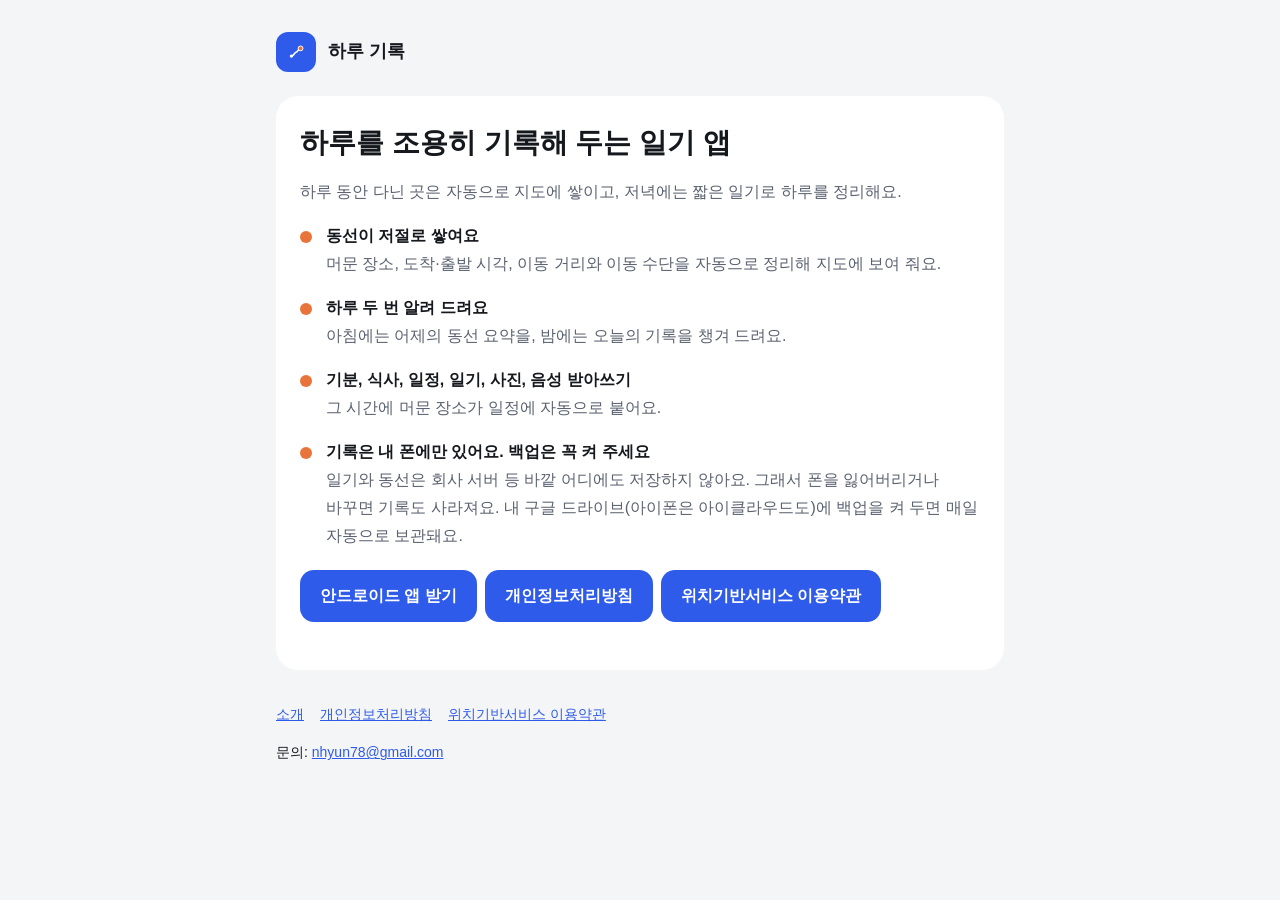
<file: index.html>
<!doctype html><html lang="ko"><head><meta charset="utf-8"><meta name="viewport" content="width=device-width,initial-scale=1"><link rel="stylesheet" href="style.css"><title>하루 기록</title><meta name="description" content="하루의 동선과 일기를 함께 남기는 안드로이드 앱"></head><body><div class="wrap"><header><span class="logo"><svg width="26" height="26" viewBox="0 0 108 108" aria-hidden="true"><path d="M35,71 C46,71 46,57 54,55 C63,53 63,41 73,39" stroke="#fff" stroke-width="7" stroke-linecap="round" fill="none"/><circle cx="35" cy="71" r="7" fill="#fff"/><circle cx="73" cy="39" r="10" fill="#E8743B" stroke="#fff" stroke-width="4"/></svg></span><a href="./">하루 기록</a></header>
<div class="card">
<h1>하루를 조용히 기록해 두는 일기 앱</h1>
<p class="sub">하루 동안 다닌 곳은 자동으로 지도에 쌓이고, 저녁에는 짧은 일기로 하루를 정리해요.</p>
<div class="feature"><span class="dot"></span><div><strong>동선이 저절로 쌓여요</strong><br><span class="sub">머문 장소, 도착·출발 시각, 이동 거리와 이동 수단을 자동으로 정리해 지도에 보여 줘요.</span></div></div>
<div class="feature"><span class="dot"></span><div><strong>하루 두 번 알려 드려요</strong><br><span class="sub">아침에는 어제의 동선 요약을, 밤에는 오늘의 기록을 챙겨 드려요.</span></div></div>
<div class="feature"><span class="dot"></span><div><strong>기분, 식사, 일정, 일기, 사진, 음성 받아쓰기</strong><br><span class="sub">그 시간에 머문 장소가 일정에 자동으로 붙어요.</span></div></div>
<div class="feature"><span class="dot"></span><div><strong>기록은 내 폰에만 있어요. 백업은 꼭 켜 주세요</strong><br><span class="sub">일기와 동선은 회사 서버 등 바깥 어디에도 저장하지 않아요. 그래서 폰을 잃어버리거나 바꾸면 기록도 사라져요. 내 구글 드라이브(아이폰은 아이클라우드도)에 백업을 켜 두면 매일 자동으로 보관돼요.</span></div></div>
<p><a class="btn" href="download.html">안드로이드 앱 받기</a><a class="btn" href="privacy.html">개인정보처리방침</a><a class="btn" href="location-terms.html">위치기반서비스 이용약관</a></p>
</div>
<footer><nav class="links"><a href="./">소개</a><a href="privacy.html">개인정보처리방침</a><a href="location-terms.html">위치기반서비스 이용약관</a></nav><p>문의: <a href="mailto:nhyun78@gmail.com">nhyun78@gmail.com</a></p></footer></div></body></html>
</file>
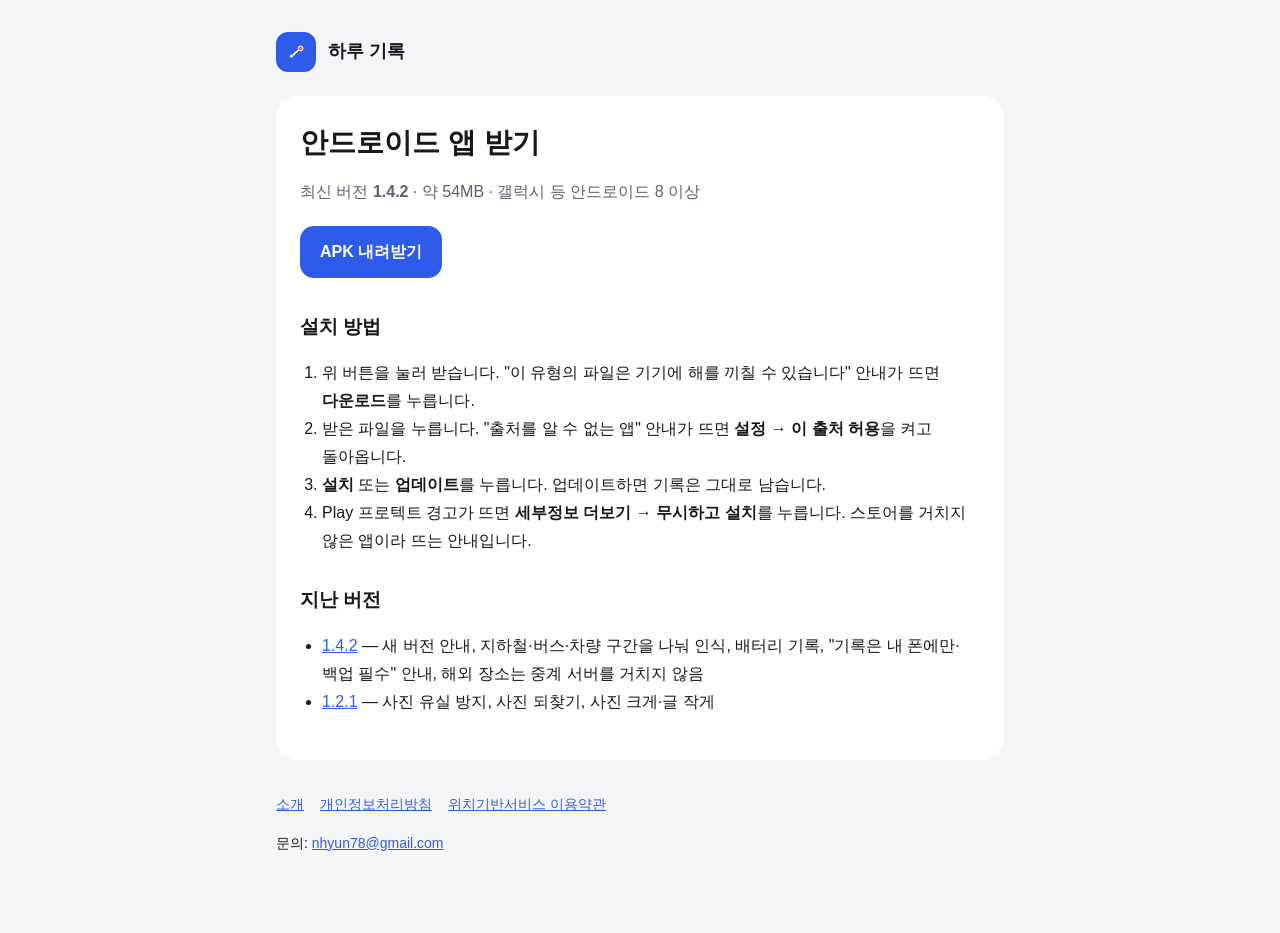
<file: download.html>
<!doctype html><html lang="ko"><head><meta charset="utf-8"><meta name="viewport" content="width=device-width,initial-scale=1"><link rel="stylesheet" href="style.css"><title>하루 기록 다운로드</title></head><body><div class="wrap">
<header><span class="logo"><svg width="26" height="26" viewBox="0 0 108 108" aria-hidden="true"><path d="M35,71 C46,71 46,57 54,55 C63,53 63,41 73,39" stroke="#fff" stroke-width="7" stroke-linecap="round" fill="none"/><circle cx="35" cy="71" r="7" fill="#fff"/><circle cx="73" cy="39" r="10" fill="#E8743B" stroke="#fff" stroke-width="4"/></svg></span><a href="./">하루 기록</a></header>
<div class="card">
<h1>안드로이드 앱 받기</h1>
<p class="sub">최신 버전 <b>1.4.2</b> · 약 54MB · 갤럭시 등 안드로이드 8 이상</p>
<p><a class="btn" href="apk/dayrecord-latest.apk" download="dayrecord-latest.apk">APK 내려받기</a></p>
<h2>설치 방법</h2>
<ol>
<li>위 버튼을 눌러 받습니다. "이 유형의 파일은 기기에 해를 끼칠 수 있습니다" 안내가 뜨면 <b>다운로드</b>를 누릅니다.</li>
<li>받은 파일을 누릅니다. "출처를 알 수 없는 앱" 안내가 뜨면 <b>설정 → 이 출처 허용</b>을 켜고 돌아옵니다.</li>
<li><b>설치</b> 또는 <b>업데이트</b>를 누릅니다. 업데이트하면 기록은 그대로 남습니다.</li>
<li>Play 프로텍트 경고가 뜨면 <b>세부정보 더보기 → 무시하고 설치</b>를 누릅니다. 스토어를 거치지 않은 앱이라 뜨는 안내입니다.</li>
</ol>
<h2>지난 버전</h2>
<ul><li><a href="apk/dayrecord-1.4.2.apk">1.4.2</a> — 새 버전 안내, 지하철·버스·차량 구간을 나눠 인식, 배터리 기록, "기록은 내 폰에만·백업 필수" 안내, 해외 장소는 중계 서버를 거치지 않음</li><li><a href="apk/dayrecord-1.2.1.apk">1.2.1</a> — 사진 유실 방지, 사진 되찾기, 사진 크게·글 작게</li></ul>
</div>
<footer><nav class="links"><a href="./">소개</a><a href="privacy.html">개인정보처리방침</a><a href="location-terms.html">위치기반서비스 이용약관</a></nav><p>문의: <a href="mailto:nhyun78@gmail.com">nhyun78@gmail.com</a></p></footer>
</div></body></html>
</file>
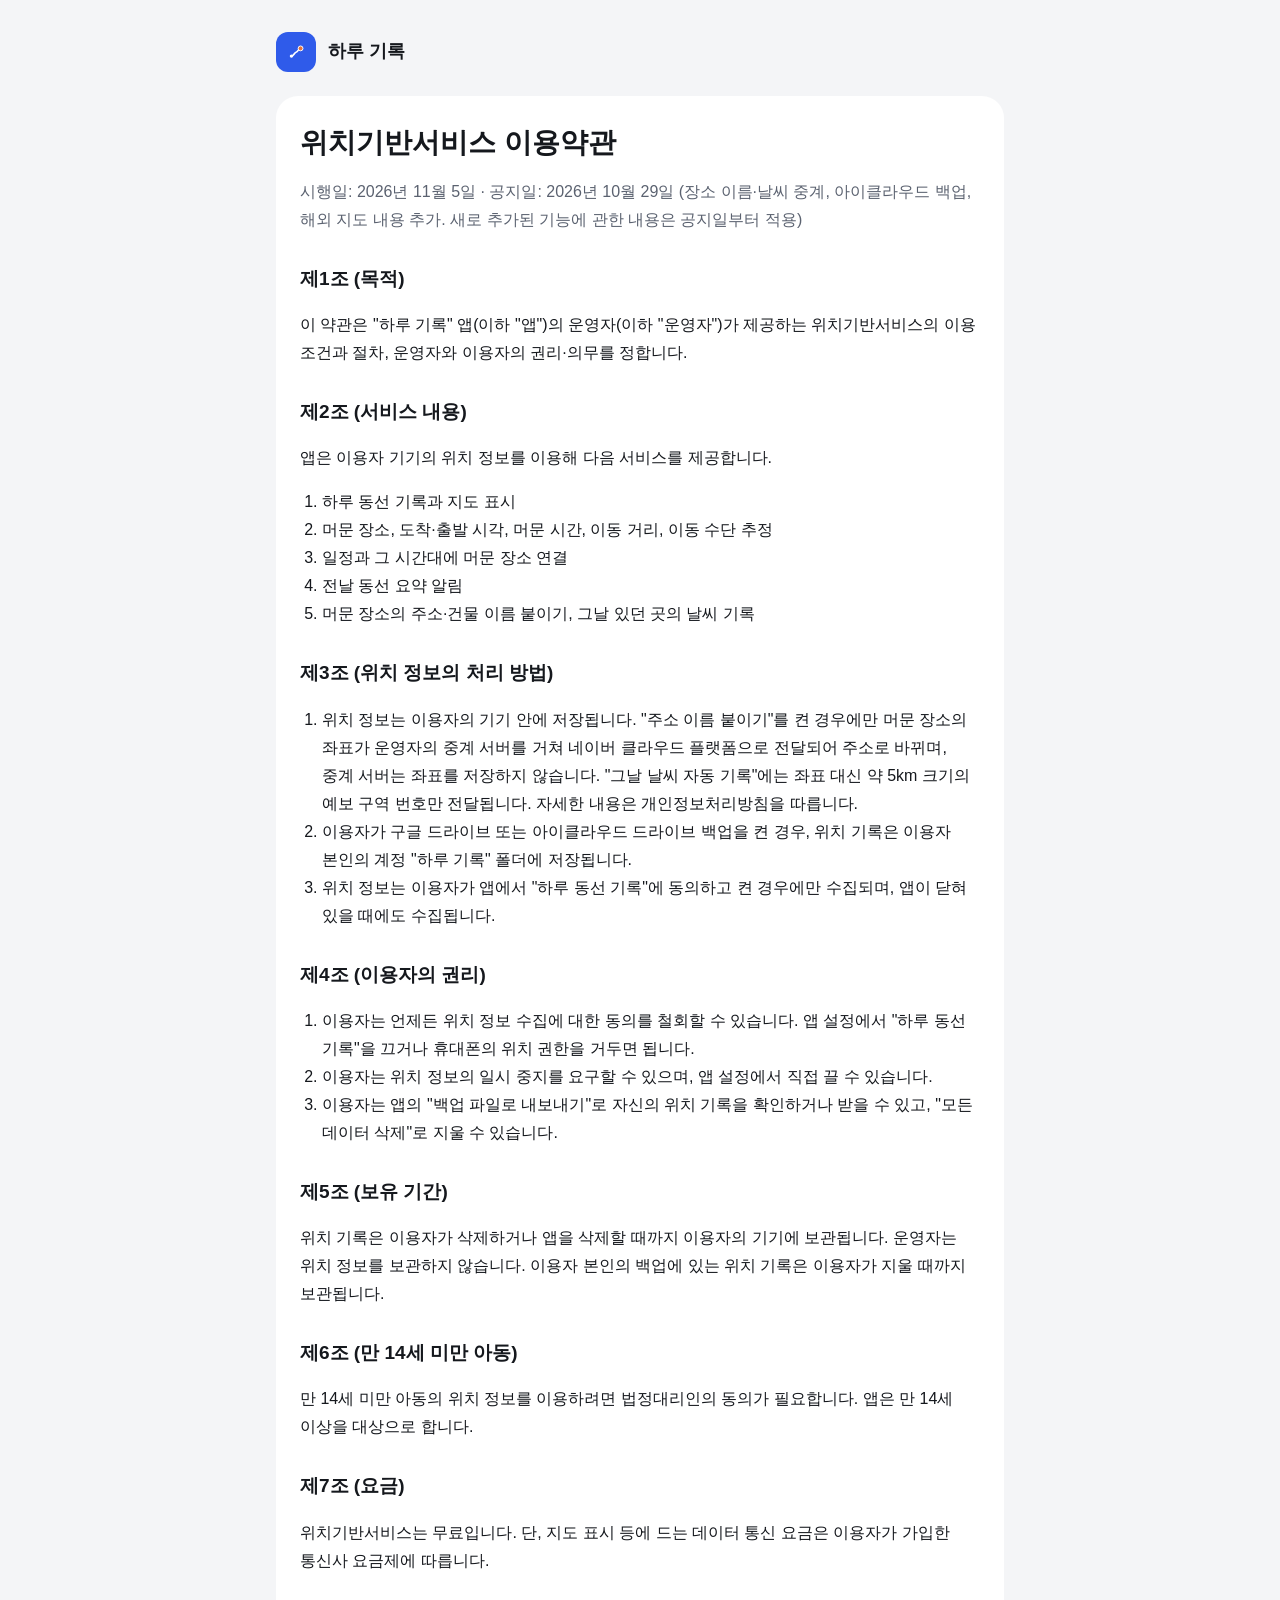
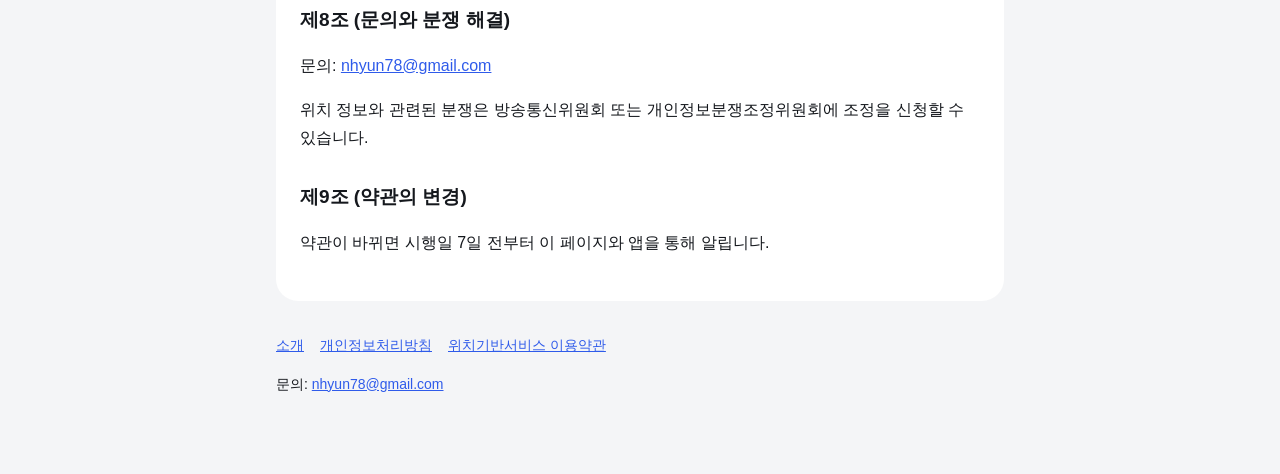
<file: location-terms.html>
<!doctype html><html lang="ko"><head><meta charset="utf-8"><meta name="viewport" content="width=device-width,initial-scale=1"><link rel="stylesheet" href="style.css"><title>위치기반서비스 이용약관 - 하루 기록</title></head><body><div class="wrap"><header><span class="logo"><svg width="26" height="26" viewBox="0 0 108 108" aria-hidden="true"><path d="M35,71 C46,71 46,57 54,55 C63,53 63,41 73,39" stroke="#fff" stroke-width="7" stroke-linecap="round" fill="none"/><circle cx="35" cy="71" r="7" fill="#fff"/><circle cx="73" cy="39" r="10" fill="#E8743B" stroke="#fff" stroke-width="4"/></svg></span><a href="./">하루 기록</a></header>
<div class="card">
<h1>위치기반서비스 이용약관</h1>
<p class="sub">시행일: 2026년 11월 5일 · 공지일: 2026년 10월 29일 (장소 이름·날씨 중계, 아이클라우드 백업, 해외 지도 내용 추가. 새로 추가된 기능에 관한 내용은 공지일부터 적용)</p>

<h2>제1조 (목적)</h2>
<p>이 약관은 "하루 기록" 앱(이하 "앱")의 운영자(이하 "운영자")가 제공하는 위치기반서비스의 이용 조건과 절차, 운영자와 이용자의 권리·의무를 정합니다.</p>

<h2>제2조 (서비스 내용)</h2>
<p>앱은 이용자 기기의 위치 정보를 이용해 다음 서비스를 제공합니다.</p>
<ol>
<li>하루 동선 기록과 지도 표시</li>
<li>머문 장소, 도착·출발 시각, 머문 시간, 이동 거리, 이동 수단 추정</li>
<li>일정과 그 시간대에 머문 장소 연결</li>
<li>전날 동선 요약 알림</li>
<li>머문 장소의 주소·건물 이름 붙이기, 그날 있던 곳의 날씨 기록</li>
</ol>

<h2>제3조 (위치 정보의 처리 방법)</h2>
<ol>
<li>위치 정보는 이용자의 기기 안에 저장됩니다. "주소 이름 붙이기"를 켠 경우에만 머문 장소의 좌표가 운영자의 중계 서버를 거쳐 네이버 클라우드 플랫폼으로 전달되어 주소로 바뀌며, 중계 서버는 좌표를 저장하지 않습니다. "그날 날씨 자동 기록"에는 좌표 대신 약 5km 크기의 예보 구역 번호만 전달됩니다. 자세한 내용은 개인정보처리방침을 따릅니다.</li>
<li>이용자가 구글 드라이브 또는 아이클라우드 드라이브 백업을 켠 경우, 위치 기록은 이용자 본인의 계정 "하루 기록" 폴더에 저장됩니다.</li>
<li>위치 정보는 이용자가 앱에서 "하루 동선 기록"에 동의하고 켠 경우에만 수집되며, 앱이 닫혀 있을 때에도 수집됩니다.</li>
</ol>

<h2>제4조 (이용자의 권리)</h2>
<ol>
<li>이용자는 언제든 위치 정보 수집에 대한 동의를 철회할 수 있습니다. 앱 설정에서 "하루 동선 기록"을 끄거나 휴대폰의 위치 권한을 거두면 됩니다.</li>
<li>이용자는 위치 정보의 일시 중지를 요구할 수 있으며, 앱 설정에서 직접 끌 수 있습니다.</li>
<li>이용자는 앱의 "백업 파일로 내보내기"로 자신의 위치 기록을 확인하거나 받을 수 있고, "모든 데이터 삭제"로 지울 수 있습니다.</li>
</ol>

<h2>제5조 (보유 기간)</h2>
<p>위치 기록은 이용자가 삭제하거나 앱을 삭제할 때까지 이용자의 기기에 보관됩니다. 운영자는 위치 정보를 보관하지 않습니다. 이용자 본인의 백업에 있는 위치 기록은 이용자가 지울 때까지 보관됩니다.</p>

<h2>제6조 (만 14세 미만 아동)</h2>
<p>만 14세 미만 아동의 위치 정보를 이용하려면 법정대리인의 동의가 필요합니다. 앱은 만 14세 이상을 대상으로 합니다.</p>

<h2>제7조 (요금)</h2>
<p>위치기반서비스는 무료입니다. 단, 지도 표시 등에 드는 데이터 통신 요금은 이용자가 가입한 통신사 요금제에 따릅니다.</p>

<h2>제8조 (문의와 분쟁 해결)</h2>
<p>문의: <a href="mailto:nhyun78@gmail.com">nhyun78@gmail.com</a></p>
<p>위치 정보와 관련된 분쟁은 방송통신위원회 또는 개인정보분쟁조정위원회에 조정을 신청할 수 있습니다.</p>

<h2>제9조 (약관의 변경)</h2>
<p>약관이 바뀌면 시행일 7일 전부터 이 페이지와 앱을 통해 알립니다.</p>
</div>
<footer><nav class="links"><a href="./">소개</a><a href="privacy.html">개인정보처리방침</a><a href="location-terms.html">위치기반서비스 이용약관</a></nav><p>문의: <a href="mailto:nhyun78@gmail.com">nhyun78@gmail.com</a></p></footer></div></body></html>
</file>
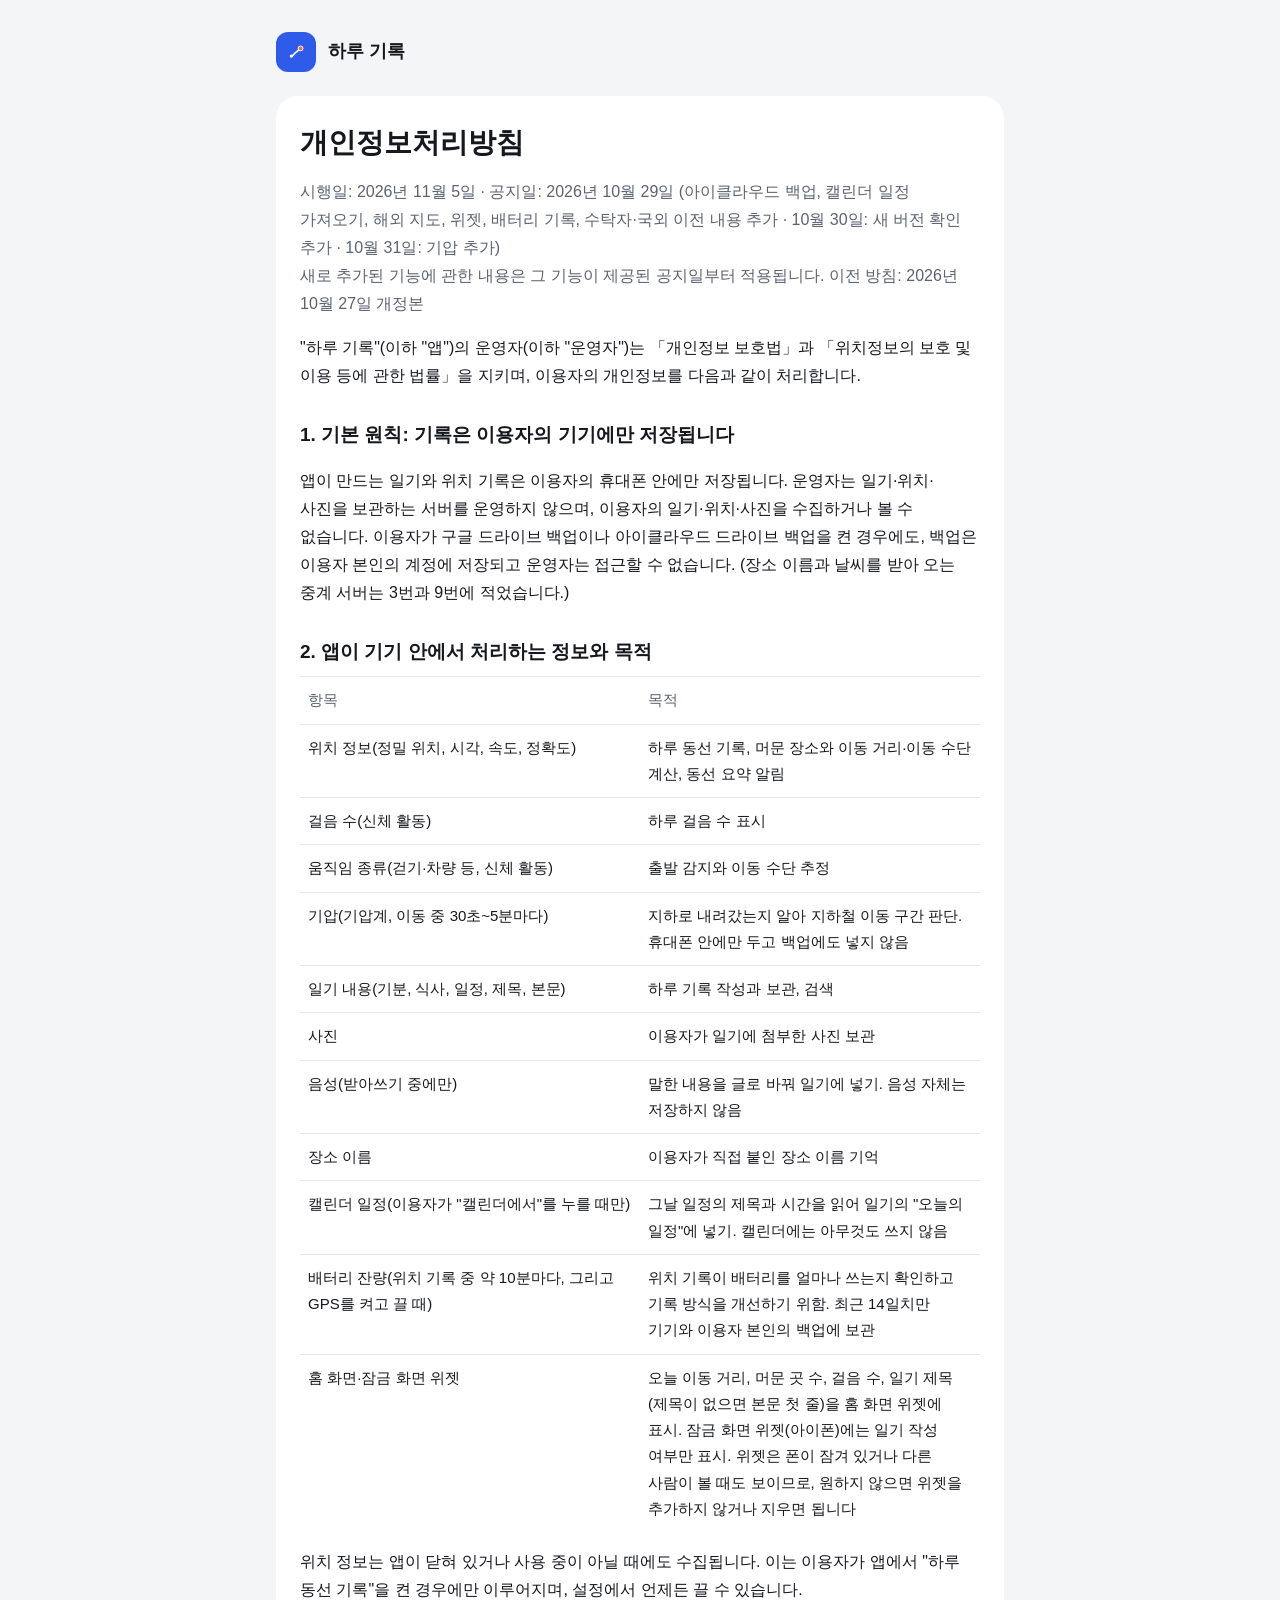
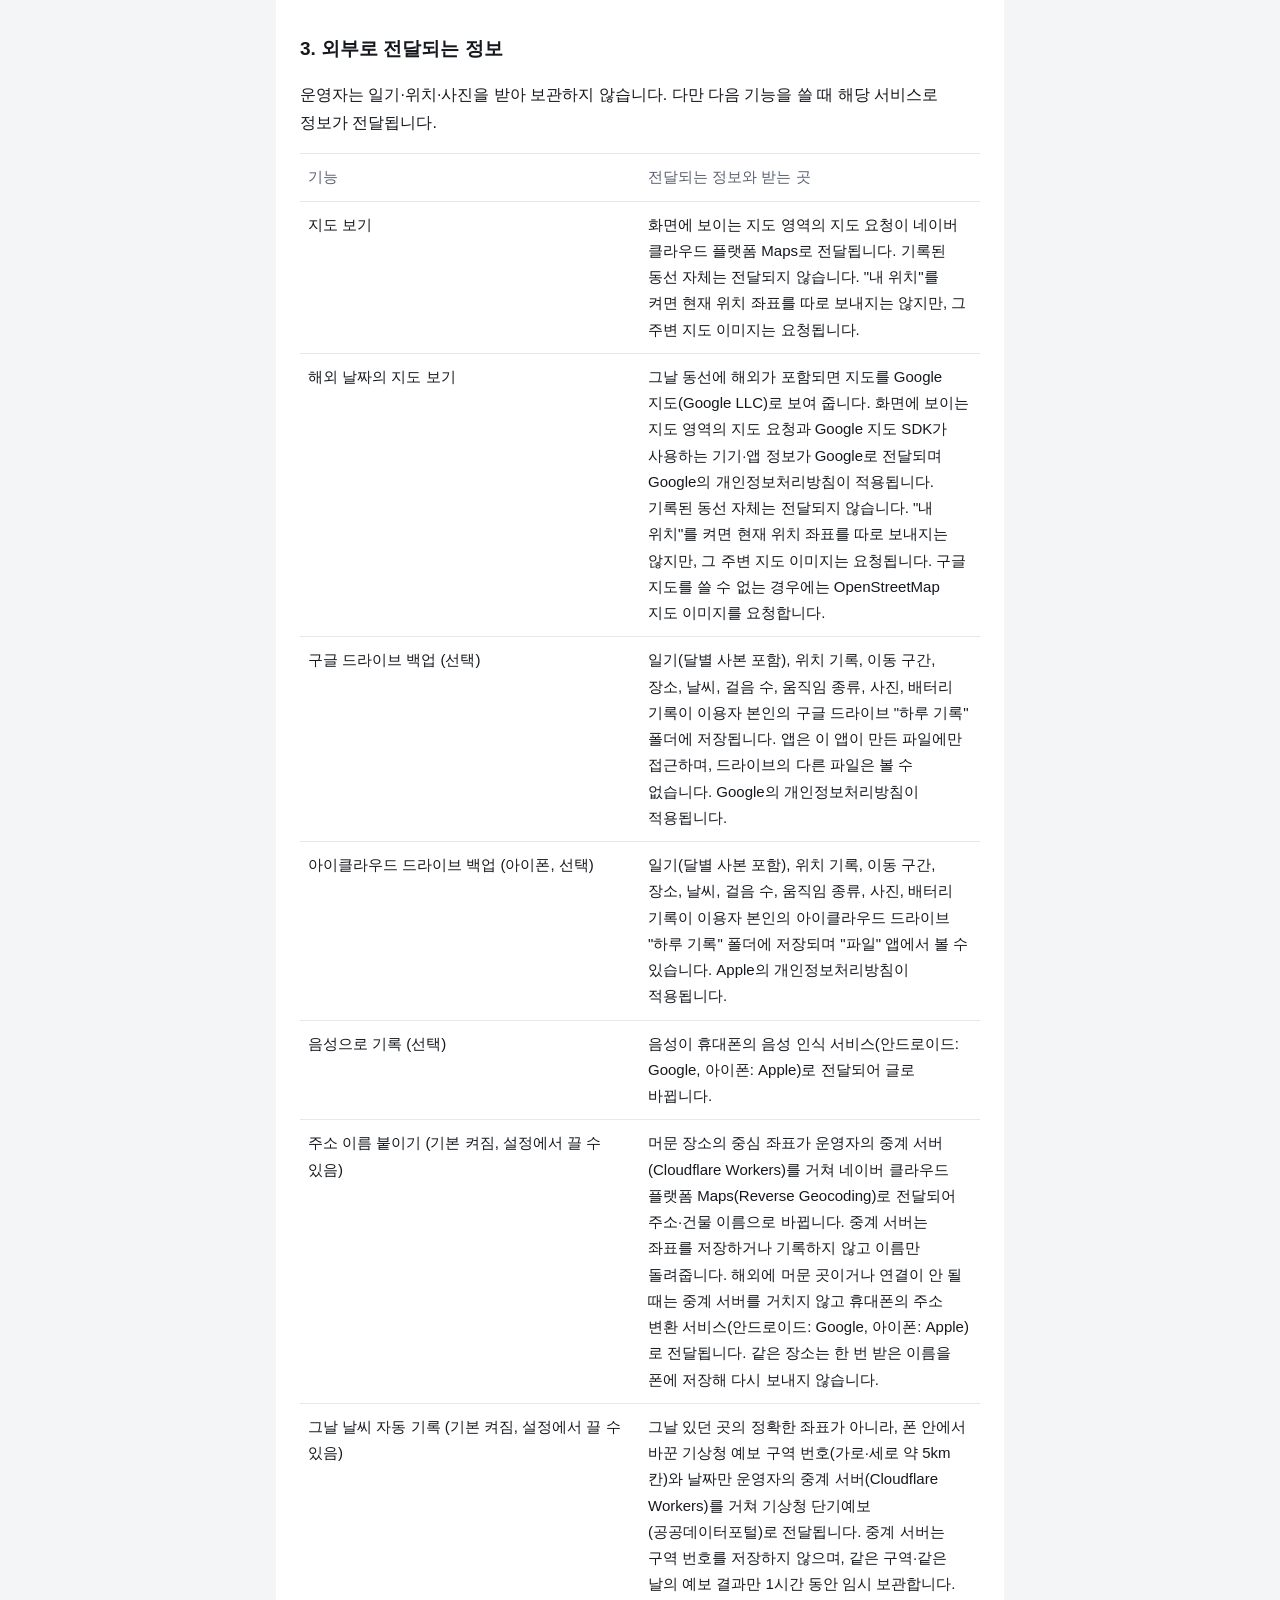
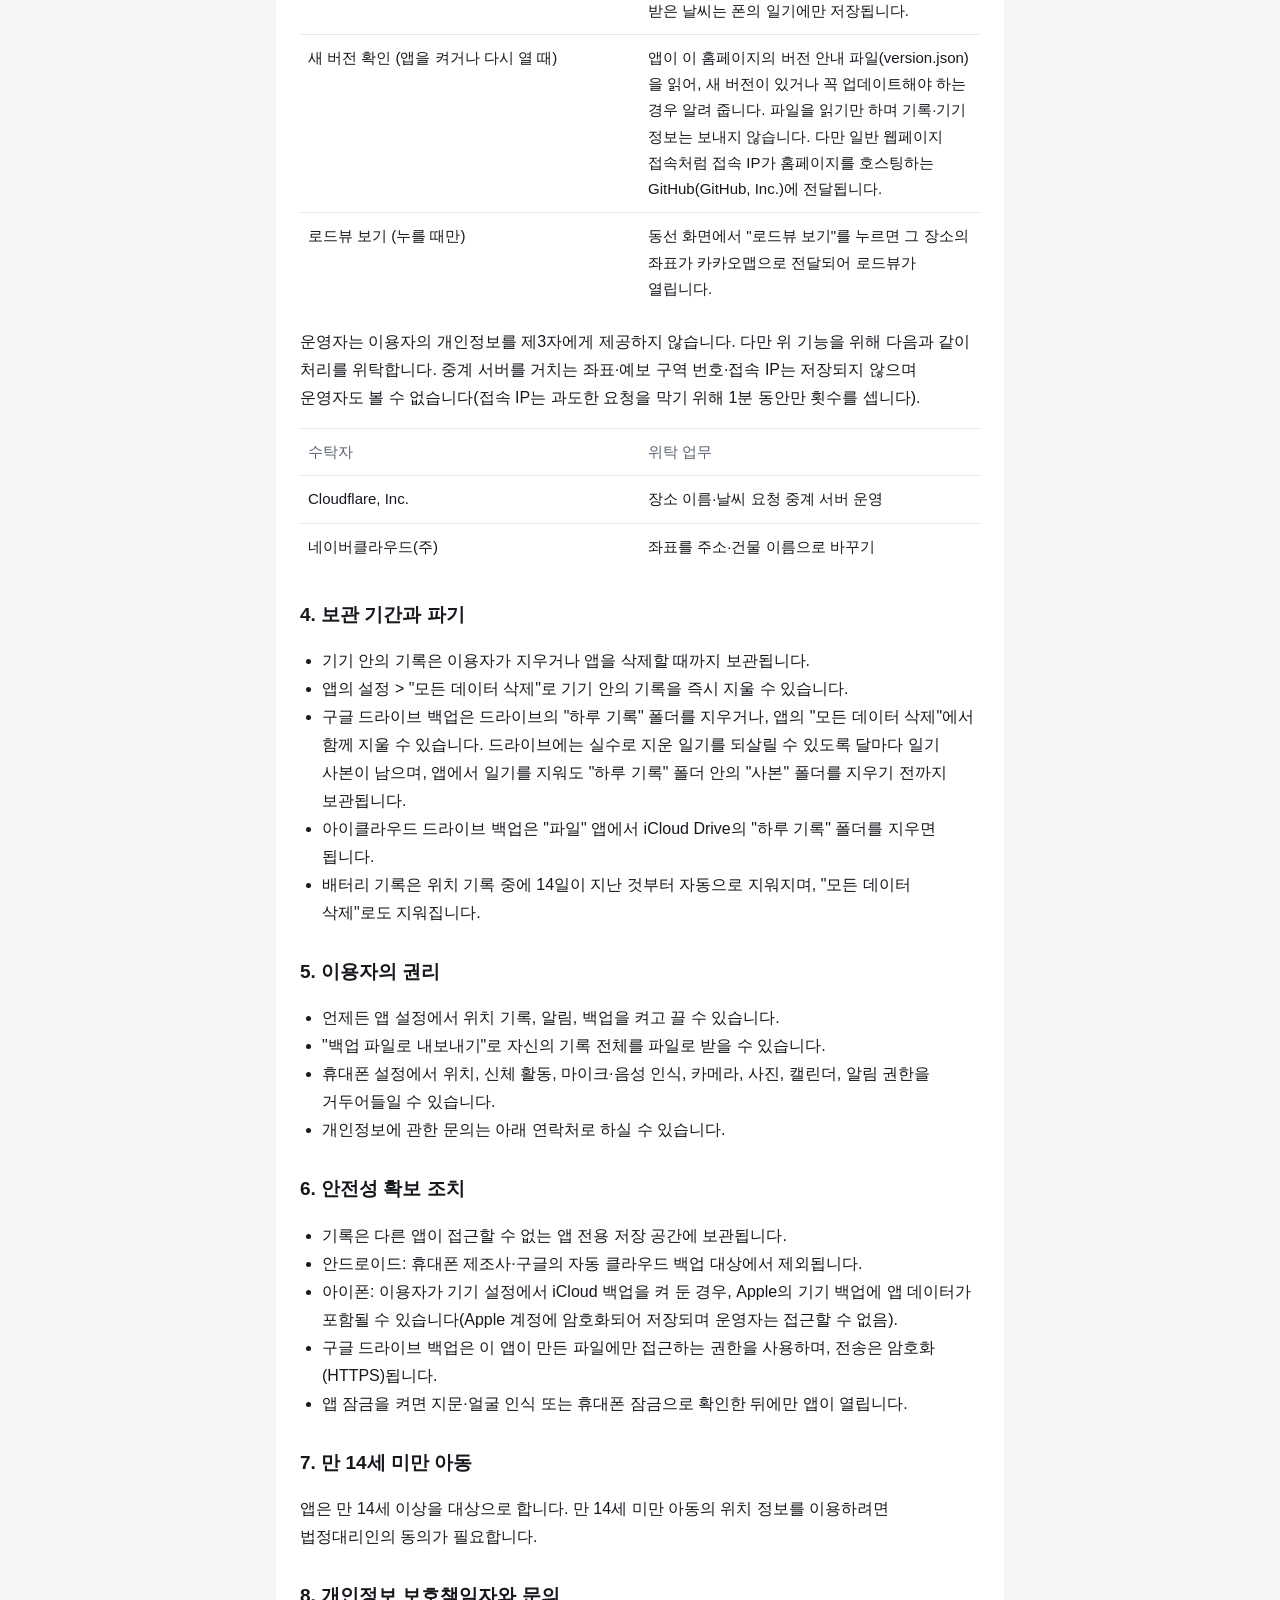
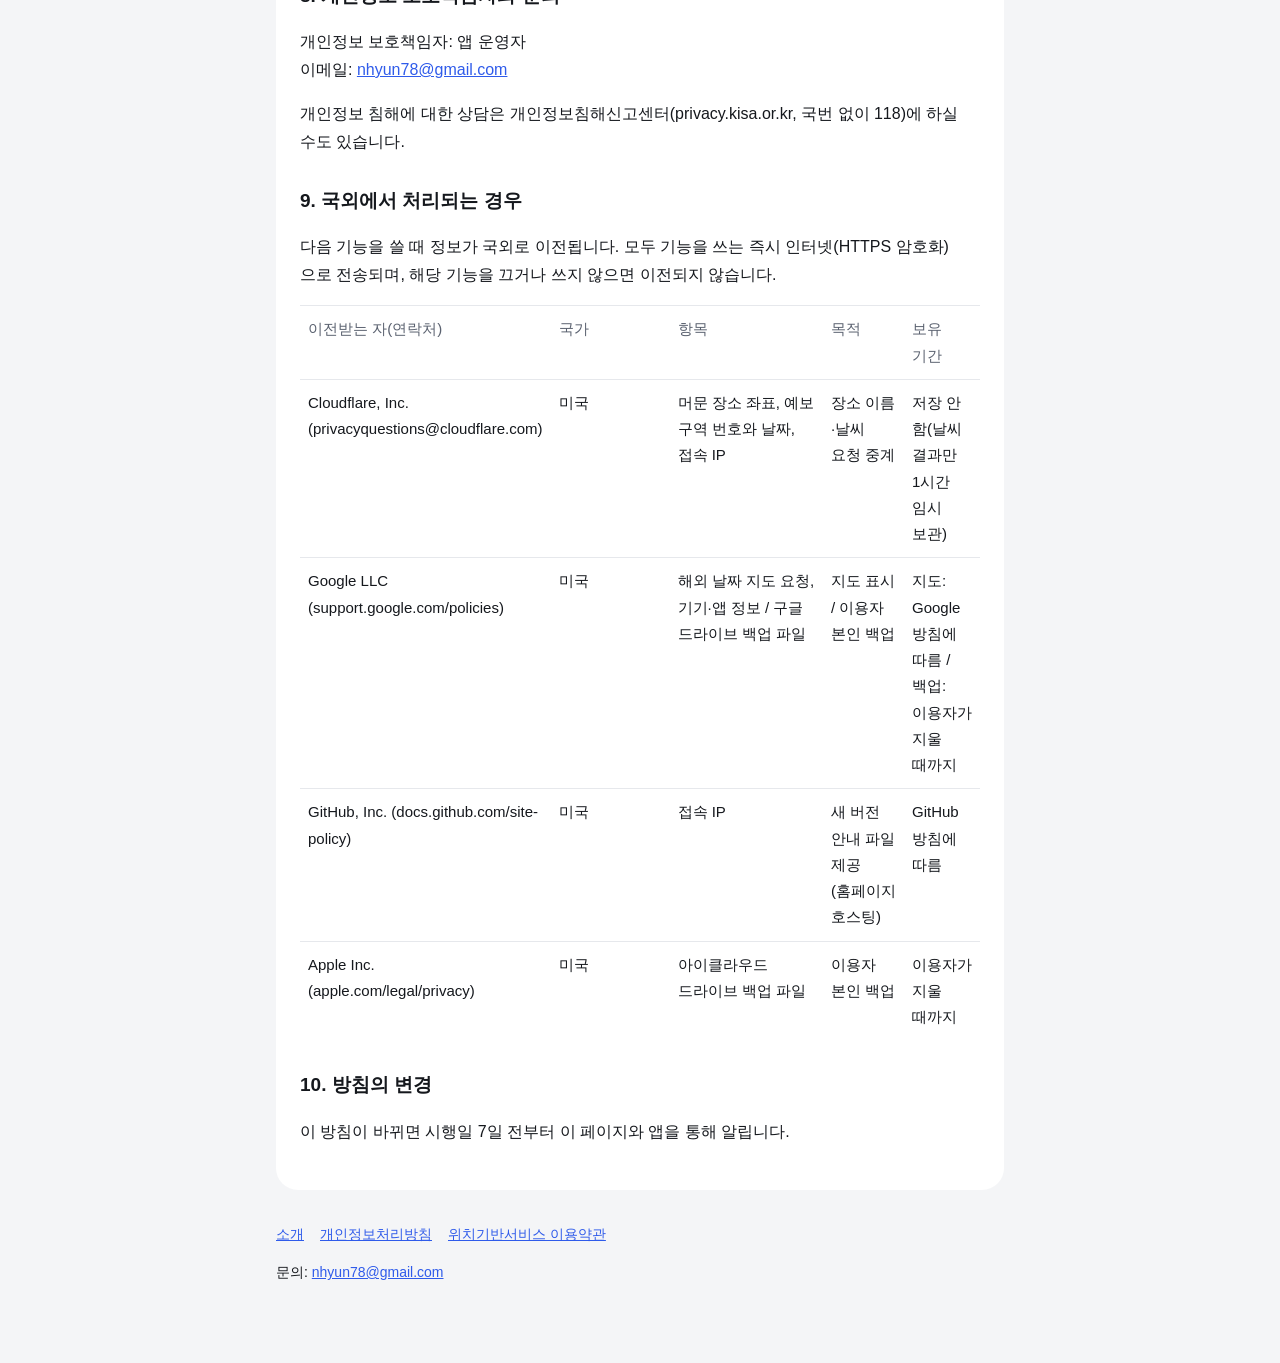
<file: privacy.html>
<!doctype html><html lang="ko"><head><meta charset="utf-8"><meta name="viewport" content="width=device-width,initial-scale=1"><link rel="stylesheet" href="style.css"><title>개인정보처리방침 - 하루 기록</title></head><body><div class="wrap"><header><span class="logo"><svg width="26" height="26" viewBox="0 0 108 108" aria-hidden="true"><path d="M35,71 C46,71 46,57 54,55 C63,53 63,41 73,39" stroke="#fff" stroke-width="7" stroke-linecap="round" fill="none"/><circle cx="35" cy="71" r="7" fill="#fff"/><circle cx="73" cy="39" r="10" fill="#E8743B" stroke="#fff" stroke-width="4"/></svg></span><a href="./">하루 기록</a></header>
<div class="card">
<h1>개인정보처리방침</h1>
<p class="sub">시행일: 2026년 11월 5일 · 공지일: 2026년 10월 29일 (아이클라우드 백업, 캘린더 일정 가져오기, 해외 지도, 위젯, 배터리 기록, 수탁자·국외 이전 내용 추가 · 10월 30일: 새 버전 확인 추가 · 10월 31일: 기압 추가)<br>새로 추가된 기능에 관한 내용은 그 기능이 제공된 공지일부터 적용됩니다. 이전 방침: 2026년 10월 27일 개정본</p>
<p>"하루 기록"(이하 "앱")의 운영자(이하 "운영자")는 「개인정보 보호법」과 「위치정보의 보호 및 이용 등에 관한 법률」을 지키며, 이용자의 개인정보를 다음과 같이 처리합니다.</p>

<h2>1. 기본 원칙: 기록은 이용자의 기기에만 저장됩니다</h2>
<p>앱이 만드는 일기와 위치 기록은 이용자의 휴대폰 안에만 저장됩니다. 운영자는 일기·위치·사진을 보관하는 서버를 운영하지 않으며, 이용자의 일기·위치·사진을 수집하거나 볼 수 없습니다. 이용자가 구글 드라이브 백업이나 아이클라우드 드라이브 백업을 켠 경우에도, 백업은 이용자 본인의 계정에 저장되고 운영자는 접근할 수 없습니다. (장소 이름과 날씨를 받아 오는 중계 서버는 3번과 9번에 적었습니다.)</p>

<h2>2. 앱이 기기 안에서 처리하는 정보와 목적</h2>
<table>
<tr><th>항목</th><th>목적</th></tr>
<tr><td>위치 정보(정밀 위치, 시각, 속도, 정확도)</td><td>하루 동선 기록, 머문 장소와 이동 거리·이동 수단 계산, 동선 요약 알림</td></tr>
<tr><td>걸음 수(신체 활동)</td><td>하루 걸음 수 표시</td></tr>
<tr><td>움직임 종류(걷기·차량 등, 신체 활동)</td><td>출발 감지와 이동 수단 추정</td></tr>
<tr><td>기압(기압계, 이동 중 30초~5분마다)</td><td>지하로 내려갔는지 알아 지하철 이동 구간 판단. 휴대폰 안에만 두고 백업에도 넣지 않음</td></tr>
<tr><td>일기 내용(기분, 식사, 일정, 제목, 본문)</td><td>하루 기록 작성과 보관, 검색</td></tr>
<tr><td>사진</td><td>이용자가 일기에 첨부한 사진 보관</td></tr>
<tr><td>음성(받아쓰기 중에만)</td><td>말한 내용을 글로 바꿔 일기에 넣기. 음성 자체는 저장하지 않음</td></tr>
<tr><td>장소 이름</td><td>이용자가 직접 붙인 장소 이름 기억</td></tr>
<tr><td>캘린더 일정(이용자가 "캘린더에서"를 누를 때만)</td><td>그날 일정의 제목과 시간을 읽어 일기의 "오늘의 일정"에 넣기. 캘린더에는 아무것도 쓰지 않음</td></tr>
<tr><td>배터리 잔량(위치 기록 중 약 10분마다, 그리고 GPS를 켜고 끌 때)</td><td>위치 기록이 배터리를 얼마나 쓰는지 확인하고 기록 방식을 개선하기 위함. 최근 14일치만 기기와 이용자 본인의 백업에 보관</td></tr>
<tr><td>홈 화면·잠금 화면 위젯</td><td>오늘 이동 거리, 머문 곳 수, 걸음 수, 일기 제목(제목이 없으면 본문 첫 줄)을 홈 화면 위젯에 표시. 잠금 화면 위젯(아이폰)에는 일기 작성 여부만 표시. 위젯은 폰이 잠겨 있거나 다른 사람이 볼 때도 보이므로, 원하지 않으면 위젯을 추가하지 않거나 지우면 됩니다</td></tr>
</table>
<p>위치 정보는 앱이 닫혀 있거나 사용 중이 아닐 때에도 수집됩니다. 이는 이용자가 앱에서 "하루 동선 기록"을 켠 경우에만 이루어지며, 설정에서 언제든 끌 수 있습니다.</p>

<h2>3. 외부로 전달되는 정보</h2>
<p>운영자는 일기·위치·사진을 받아 보관하지 않습니다. 다만 다음 기능을 쓸 때 해당 서비스로 정보가 전달됩니다.</p>
<table>
<tr><th>기능</th><th>전달되는 정보와 받는 곳</th></tr>
<tr><td>지도 보기</td><td>화면에 보이는 지도 영역의 지도 요청이 네이버 클라우드 플랫폼 Maps로 전달됩니다. 기록된 동선 자체는 전달되지 않습니다. "내 위치"를 켜면 현재 위치 좌표를 따로 보내지는 않지만, 그 주변 지도 이미지는 요청됩니다.</td></tr>
<tr><td>해외 날짜의 지도 보기</td><td>그날 동선에 해외가 포함되면 지도를 Google 지도(Google LLC)로 보여 줍니다. 화면에 보이는 지도 영역의 지도 요청과 Google 지도 SDK가 사용하는 기기·앱 정보가 Google로 전달되며 Google의 개인정보처리방침이 적용됩니다. 기록된 동선 자체는 전달되지 않습니다. "내 위치"를 켜면 현재 위치 좌표를 따로 보내지는 않지만, 그 주변 지도 이미지는 요청됩니다. 구글 지도를 쓸 수 없는 경우에는 OpenStreetMap 지도 이미지를 요청합니다.</td></tr>
<tr><td>구글 드라이브 백업 (선택)</td><td>일기(달별 사본 포함), 위치 기록, 이동 구간, 장소, 날씨, 걸음 수, 움직임 종류, 사진, 배터리 기록이 이용자 본인의 구글 드라이브 "하루 기록" 폴더에 저장됩니다. 앱은 이 앱이 만든 파일에만 접근하며, 드라이브의 다른 파일은 볼 수 없습니다. Google의 개인정보처리방침이 적용됩니다.</td></tr>
<tr><td>아이클라우드 드라이브 백업 (아이폰, 선택)</td><td>일기(달별 사본 포함), 위치 기록, 이동 구간, 장소, 날씨, 걸음 수, 움직임 종류, 사진, 배터리 기록이 이용자 본인의 아이클라우드 드라이브 "하루 기록" 폴더에 저장되며 "파일" 앱에서 볼 수 있습니다. Apple의 개인정보처리방침이 적용됩니다.</td></tr>
<tr><td>음성으로 기록 (선택)</td><td>음성이 휴대폰의 음성 인식 서비스(안드로이드: Google, 아이폰: Apple)로 전달되어 글로 바뀝니다.</td></tr>
<tr><td>주소 이름 붙이기 (기본 켜짐, 설정에서 끌 수 있음)</td><td>머문 장소의 중심 좌표가 운영자의 중계 서버(Cloudflare Workers)를 거쳐 네이버 클라우드 플랫폼 Maps(Reverse Geocoding)로 전달되어 주소·건물 이름으로 바뀝니다. 중계 서버는 좌표를 저장하거나 기록하지 않고 이름만 돌려줍니다. 해외에 머문 곳이거나 연결이 안 될 때는 중계 서버를 거치지 않고 휴대폰의 주소 변환 서비스(안드로이드: Google, 아이폰: Apple)로 전달됩니다. 같은 장소는 한 번 받은 이름을 폰에 저장해 다시 보내지 않습니다.</td></tr>
<tr><td>그날 날씨 자동 기록 (기본 켜짐, 설정에서 끌 수 있음)</td><td>그날 있던 곳의 정확한 좌표가 아니라, 폰 안에서 바꾼 기상청 예보 구역 번호(가로·세로 약 5km 칸)와 날짜만 운영자의 중계 서버(Cloudflare Workers)를 거쳐 기상청 단기예보(공공데이터포털)로 전달됩니다. 중계 서버는 구역 번호를 저장하지 않으며, 같은 구역·같은 날의 예보 결과만 1시간 동안 임시 보관합니다. 받은 날씨는 폰의 일기에만 저장됩니다.</td></tr>
<tr><td>새 버전 확인 (앱을 켜거나 다시 열 때)</td><td>앱이 이 홈페이지의 버전 안내 파일(version.json)을 읽어, 새 버전이 있거나 꼭 업데이트해야 하는 경우 알려 줍니다. 파일을 읽기만 하며 기록·기기 정보는 보내지 않습니다. 다만 일반 웹페이지 접속처럼 접속 IP가 홈페이지를 호스팅하는 GitHub(GitHub, Inc.)에 전달됩니다.</td></tr>
<tr><td>로드뷰 보기 (누를 때만)</td><td>동선 화면에서 "로드뷰 보기"를 누르면 그 장소의 좌표가 카카오맵으로 전달되어 로드뷰가 열립니다.</td></tr>
</table>
<p>운영자는 이용자의 개인정보를 제3자에게 제공하지 않습니다. 다만 위 기능을 위해 다음과 같이 처리를 위탁합니다. 중계 서버를 거치는 좌표·예보 구역 번호·접속 IP는 저장되지 않으며 운영자도 볼 수 없습니다(접속 IP는 과도한 요청을 막기 위해 1분 동안만 횟수를 셉니다).</p>
<table>
<tr><th>수탁자</th><th>위탁 업무</th></tr>
<tr><td>Cloudflare, Inc.</td><td>장소 이름·날씨 요청 중계 서버 운영</td></tr>
<tr><td>네이버클라우드(주)</td><td>좌표를 주소·건물 이름으로 바꾸기</td></tr>
</table>

<h2>4. 보관 기간과 파기</h2>
<ul>
<li>기기 안의 기록은 이용자가 지우거나 앱을 삭제할 때까지 보관됩니다.</li>
<li>앱의 설정 &gt; "모든 데이터 삭제"로 기기 안의 기록을 즉시 지울 수 있습니다.</li>
<li>구글 드라이브 백업은 드라이브의 "하루 기록" 폴더를 지우거나, 앱의 "모든 데이터 삭제"에서 함께 지울 수 있습니다. 드라이브에는 실수로 지운 일기를 되살릴 수 있도록 달마다 일기 사본이 남으며, 앱에서 일기를 지워도 "하루 기록" 폴더 안의 "사본" 폴더를 지우기 전까지 보관됩니다.</li>
<li>아이클라우드 드라이브 백업은 "파일" 앱에서 iCloud Drive의 "하루 기록" 폴더를 지우면 됩니다.</li>
<li>배터리 기록은 위치 기록 중에 14일이 지난 것부터 자동으로 지워지며, "모든 데이터 삭제"로도 지워집니다.</li>
</ul>

<h2>5. 이용자의 권리</h2>
<ul>
<li>언제든 앱 설정에서 위치 기록, 알림, 백업을 켜고 끌 수 있습니다.</li>
<li>"백업 파일로 내보내기"로 자신의 기록 전체를 파일로 받을 수 있습니다.</li>
<li>휴대폰 설정에서 위치, 신체 활동, 마이크·음성 인식, 카메라, 사진, 캘린더, 알림 권한을 거두어들일 수 있습니다.</li>
<li>개인정보에 관한 문의는 아래 연락처로 하실 수 있습니다.</li>
</ul>

<h2>6. 안전성 확보 조치</h2>
<ul>
<li>기록은 다른 앱이 접근할 수 없는 앱 전용 저장 공간에 보관됩니다.</li>
<li>안드로이드: 휴대폰 제조사·구글의 자동 클라우드 백업 대상에서 제외됩니다.</li>
<li>아이폰: 이용자가 기기 설정에서 iCloud 백업을 켜 둔 경우, Apple의 기기 백업에 앱 데이터가 포함될 수 있습니다(Apple 계정에 암호화되어 저장되며 운영자는 접근할 수 없음).</li>
<li>구글 드라이브 백업은 이 앱이 만든 파일에만 접근하는 권한을 사용하며, 전송은 암호화(HTTPS)됩니다.</li>
<li>앱 잠금을 켜면 지문·얼굴 인식 또는 휴대폰 잠금으로 확인한 뒤에만 앱이 열립니다.</li>
</ul>

<h2>7. 만 14세 미만 아동</h2>
<p>앱은 만 14세 이상을 대상으로 합니다. 만 14세 미만 아동의 위치 정보를 이용하려면 법정대리인의 동의가 필요합니다.</p>

<h2>8. 개인정보 보호책임자와 문의</h2>
<p>개인정보 보호책임자: 앱 운영자<br>이메일: <a href="mailto:nhyun78@gmail.com">nhyun78@gmail.com</a></p>
<p>개인정보 침해에 대한 상담은 개인정보침해신고센터(privacy.kisa.or.kr, 국번 없이 118)에 하실 수도 있습니다.</p>

<h2>9. 국외에서 처리되는 경우</h2>
<p>다음 기능을 쓸 때 정보가 국외로 이전됩니다. 모두 기능을 쓰는 즉시 인터넷(HTTPS 암호화)으로 전송되며, 해당 기능을 끄거나 쓰지 않으면 이전되지 않습니다.</p>
<table>
<tr><th>이전받는 자(연락처)</th><th>국가</th><th>항목</th><th>목적</th><th>보유 기간</th></tr>
<tr><td>Cloudflare, Inc. (privacyquestions@cloudflare.com)</td><td>미국</td><td>머문 장소 좌표, 예보 구역 번호와 날짜, 접속 IP</td><td>장소 이름·날씨 요청 중계</td><td>저장 안 함(날씨 결과만 1시간 임시 보관)</td></tr>
<tr><td>Google LLC (support.google.com/policies)</td><td>미국</td><td>해외 날짜 지도 요청, 기기·앱 정보 / 구글 드라이브 백업 파일</td><td>지도 표시 / 이용자 본인 백업</td><td>지도: Google 방침에 따름 / 백업: 이용자가 지울 때까지</td></tr>
<tr><td>GitHub, Inc. (docs.github.com/site-policy)</td><td>미국</td><td>접속 IP</td><td>새 버전 안내 파일 제공(홈페이지 호스팅)</td><td>GitHub 방침에 따름</td></tr>
<tr><td>Apple Inc. (apple.com/legal/privacy)</td><td>미국</td><td>아이클라우드 드라이브 백업 파일</td><td>이용자 본인 백업</td><td>이용자가 지울 때까지</td></tr>
</table>



<h2>10. 방침의 변경</h2>
<p>이 방침이 바뀌면 시행일 7일 전부터 이 페이지와 앱을 통해 알립니다.</p>
</div>
<footer><nav class="links"><a href="./">소개</a><a href="privacy.html">개인정보처리방침</a><a href="location-terms.html">위치기반서비스 이용약관</a></nav><p>문의: <a href="mailto:nhyun78@gmail.com">nhyun78@gmail.com</a></p></footer></div></body></html>
</file>
<file: style.css>
:root{--bg:#F4F5F7;--card:#fff;--text:#15181D;--sub:#5B6270;--accent:#2F5BEA;--pin:#E8743B;--line:#E6E8EC}
@media (prefers-color-scheme:dark){:root{--bg:#0F1114;--card:#1A1D22;--text:#ECEEF2;--sub:#9AA1AD;--accent:#6A8BF5;--line:#2A2E35}}
*{box-sizing:border-box}
html{-webkit-text-size-adjust:100%}
body{margin:0;background:var(--bg);color:var(--text);font-family:"Noto Sans KR",-apple-system,"Apple SD Gothic Neo","Malgun Gothic",sans-serif;line-height:1.75;word-break:keep-all;overflow-wrap:break-word}
.wrap{max-width:760px;margin:0 auto;padding:32px 16px 64px}
header{display:flex;align-items:center;gap:12px;margin-bottom:24px}
header a{color:inherit;text-decoration:none;font-weight:700;font-size:18px}
.logo{width:40px;height:40px;border-radius:12px;background:var(--accent);display:grid;place-items:center}
.card{background:var(--card);border-radius:22px;padding:28px 24px;margin-bottom:16px}
h1{font-size:28px;line-height:1.35;margin:0 0 8px}
h2{font-size:19px;margin:28px 0 8px}
h2:first-child{margin-top:0}
p,li{color:var(--text)}
.sub{color:var(--sub)}
ul,ol{padding-left:22px}
table{width:100%;border-collapse:collapse;font-size:15px;margin:8px 0}
th,td{border-top:1px solid var(--line);padding:10px 8px;text-align:left;vertical-align:top}
th{color:var(--sub);font-weight:500;width:32%}
a{color:var(--accent)}
.btn{display:inline-block;background:var(--accent);color:#fff;text-decoration:none;padding:12px 20px;border-radius:14px;font-weight:700;margin:4px 8px 4px 0}
nav.links a{margin-right:16px}
footer{color:var(--sub);font-size:14px;margin-top:32px}
.feature{display:flex;gap:14px;margin:16px 0}
.dot{flex:none;width:12px;height:12px;border-radius:50%;margin-top:9px;background:var(--pin)}
</file>
